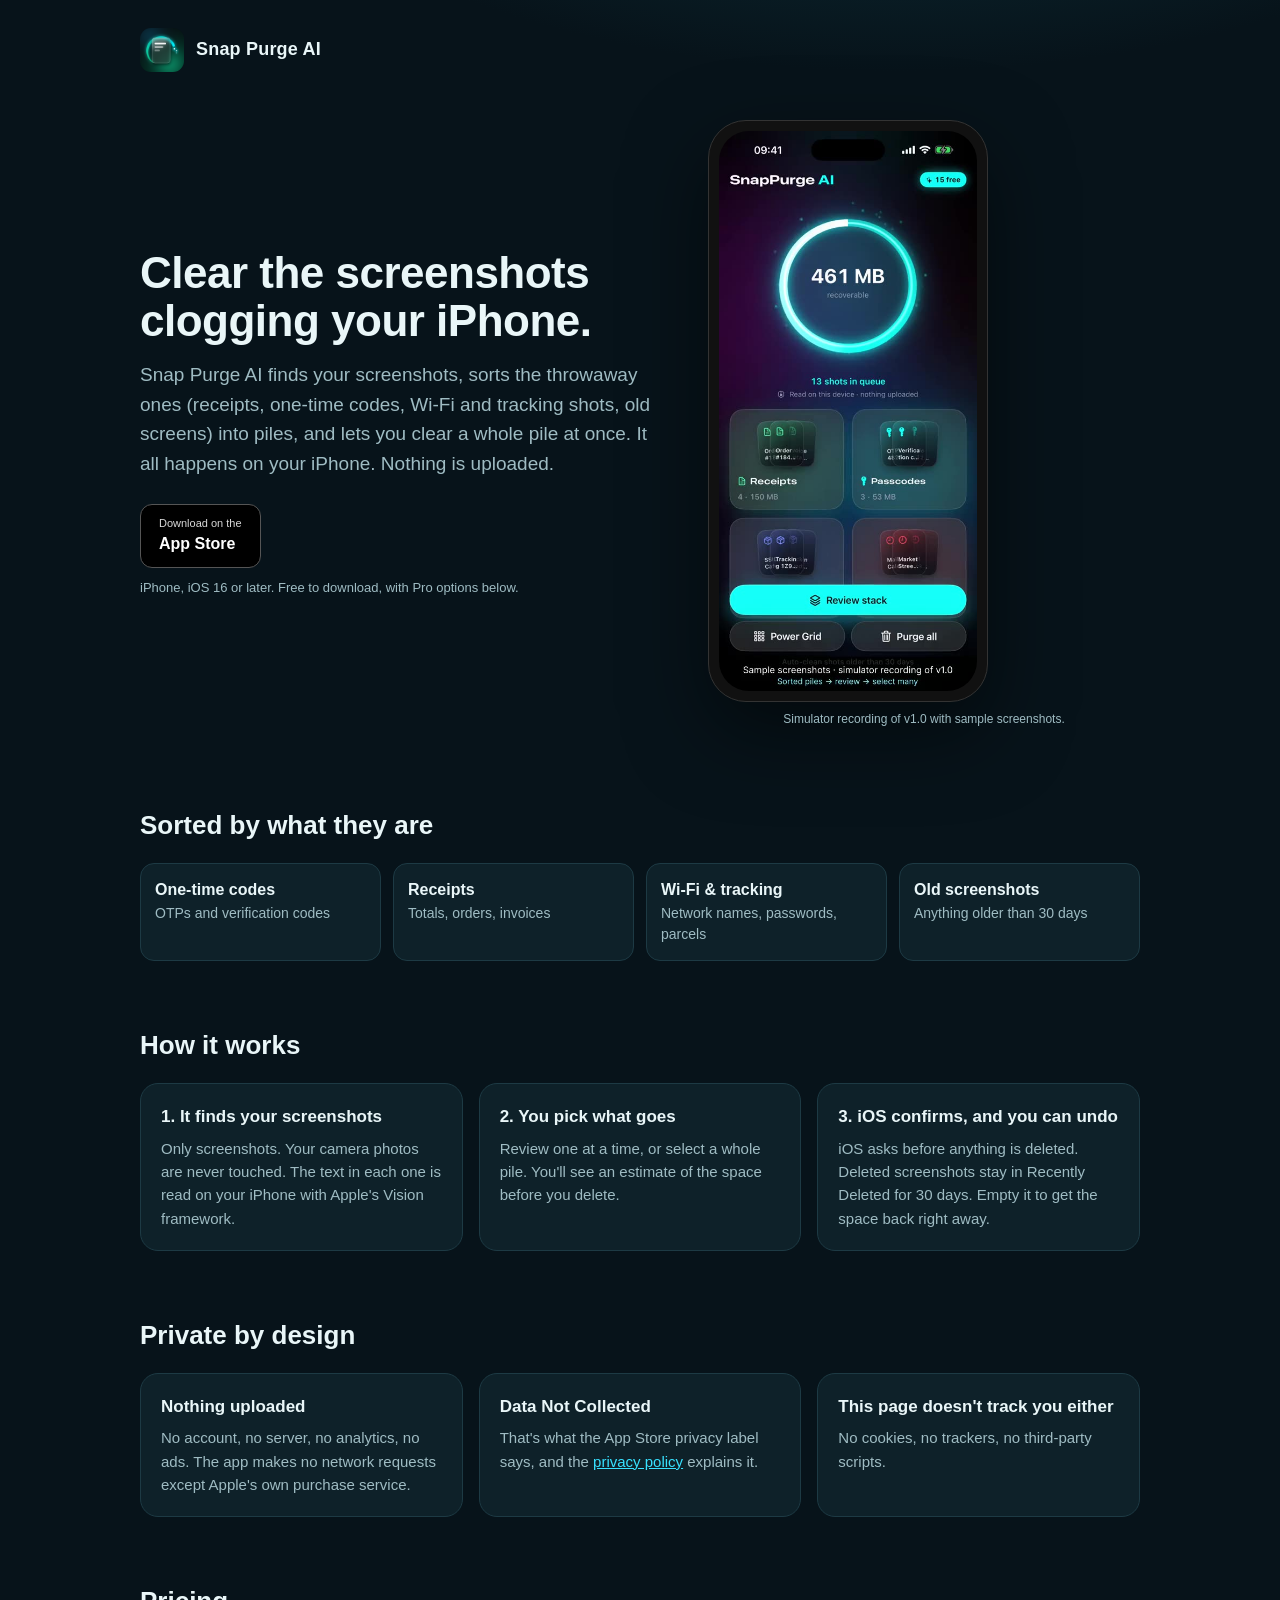
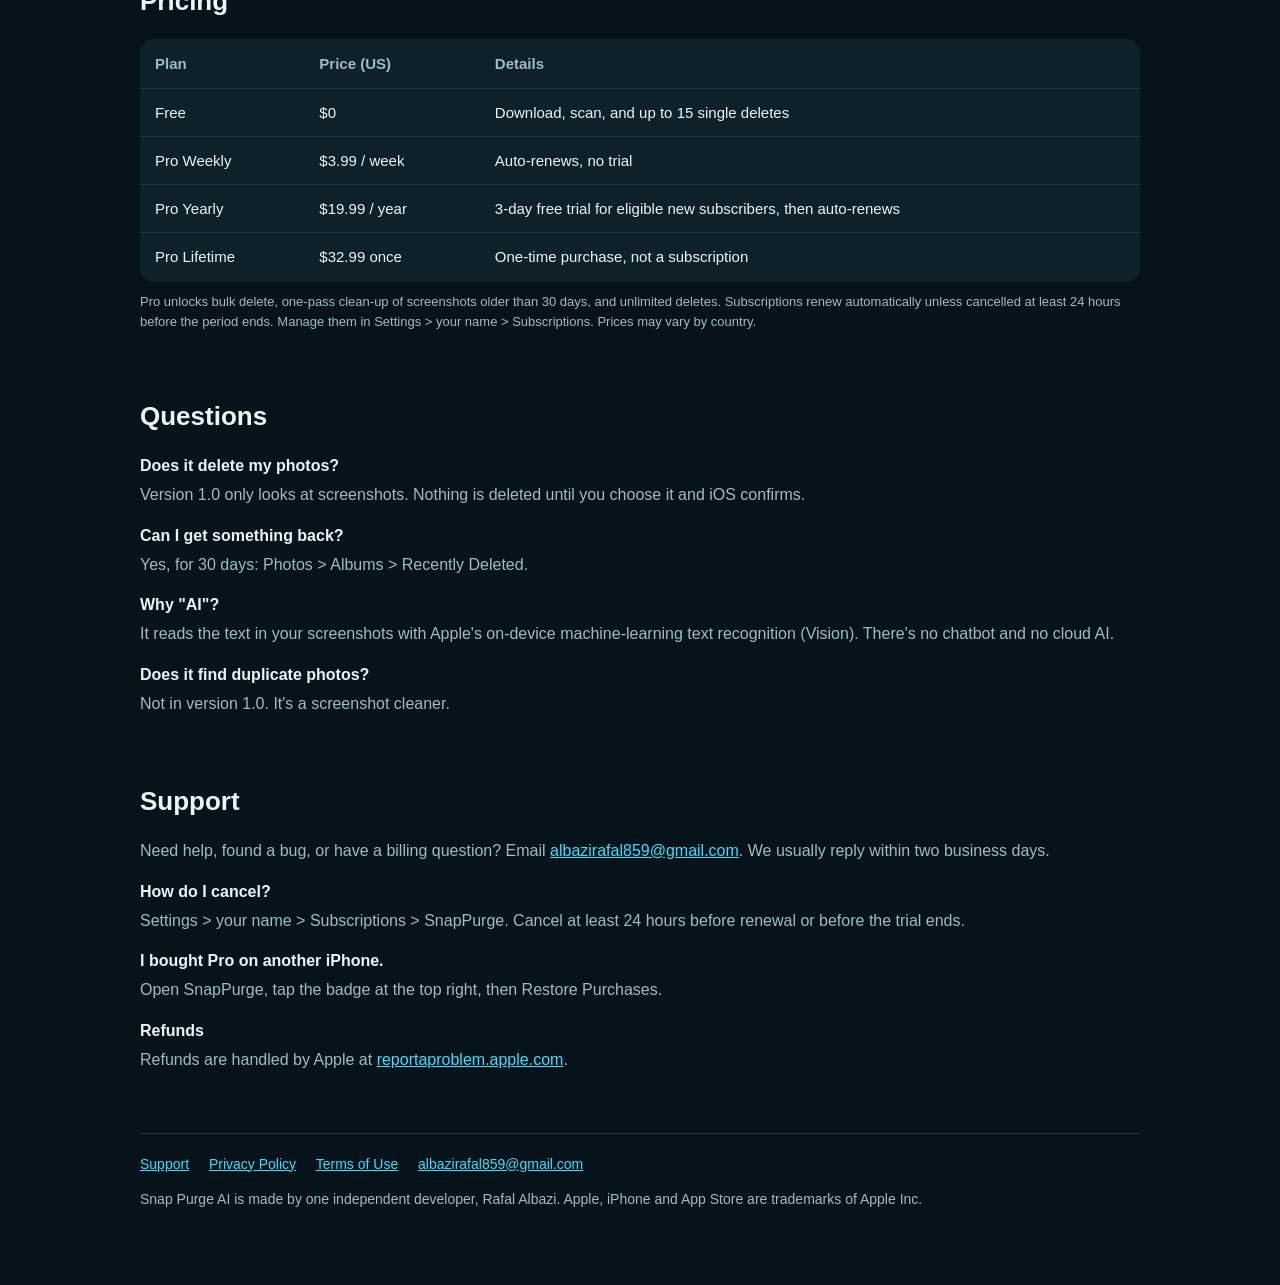
<file: snappurge/index.html>
<!doctype html>
<html lang="en">
<head>
<meta charset="utf-8">
<meta name="viewport" content="width=device-width, initial-scale=1">
<title>Snap Purge AI: Screenshot cleaner for iPhone</title>
<meta name="description" content="Snap Purge AI finds the screenshots clogging your iPhone, sorts receipts, one-time codes and Wi-Fi/tracking shots into piles, and lets you clear them in bulk. On-device. Nothing uploaded.">
<meta name="referrer" content="no-referrer">
<!-- No analytics, no trackers, no cookies, no external fonts or scripts. -->
<link rel="icon" href="icon.png">
<style>
  :root{--bg:#07131a;--card:#0e2129;--line:#1d3a44;--txt:#e9f6f8;--mut:#9fbcc3;--cy:#38e1ff;--em:#2fe0a4}
  *{box-sizing:border-box}
  body{margin:0;background:radial-gradient(1200px 600px at 70% -10%,#0f3a45 0%,var(--bg) 60%);color:var(--txt);
       font:16px/1.55 -apple-system,BlinkMacSystemFont,"SF Pro Text","Segoe UI",Roboto,Helvetica,Arial,sans-serif}
  a{color:var(--cy)}
  .wrap{max-width:1040px;margin:0 auto;padding:28px 20px 60px}
  header{display:flex;align-items:center;gap:12px}
  header img{width:44px;height:44px;border-radius:11px}
  header b{font-size:18px;letter-spacing:.2px}
  .hero{display:grid;grid-template-columns:1.1fr .9fr;gap:40px;align-items:center;margin-top:48px}
  h1{font-size:44px;line-height:1.08;margin:0 0 16px;letter-spacing:-.5px}
  .lead{font-size:19px;color:var(--mut);margin:0 0 26px}
  .badge{display:inline-flex;align-items:center;gap:10px;background:#000;color:#fff;text-decoration:none;
         border:1px solid #555;border-radius:12px;padding:10px 18px;font-weight:600}
  .badge small{display:block;font-size:11px;font-weight:400;opacity:.85}
  .note{font-size:13px;color:var(--mut);margin-top:10px}
  .phone{justify-self:center;width:280px;border-radius:38px;padding:10px;background:#111;border:1px solid #333;box-shadow:0 30px 80px rgba(0,0,0,.5)}
  .phone video{width:100%;border-radius:30px;display:block}
  .cap{font-size:12px;color:var(--mut);text-align:center;margin-top:8px}
  h2{font-size:26px;margin:64px 0 18px}
  .grid{display:grid;grid-template-columns:repeat(3,1fr);gap:16px}
  .card{background:var(--card);border:1px solid var(--line);border-radius:18px;padding:20px}
  .card h3{margin:0 0 6px;font-size:17px}
  .card p{margin:0;color:var(--mut);font-size:15px}
  ul.piles{list-style:none;padding:0;margin:0;display:grid;grid-template-columns:repeat(4,1fr);gap:12px}
  ul.piles li{background:var(--card);border:1px solid var(--line);border-radius:14px;padding:14px;font-weight:600}
  ul.piles li span{display:block;font-weight:400;color:var(--mut);font-size:14px}
  table{width:100%;border-collapse:collapse;background:var(--card);border:1px solid var(--line);border-radius:14px;overflow:hidden}
  td,th{padding:12px 14px;border-bottom:1px solid var(--line);text-align:left;font-size:15px}
  th{color:var(--mut);font-weight:600}
  .faq p{margin:4px 0 16px;color:var(--mut)}
  footer{margin-top:60px;padding-top:20px;border-top:1px solid var(--line);color:var(--mut);font-size:14px}
  footer a{margin-right:16px}
  @media(max-width:820px){.hero{grid-template-columns:1fr}.grid{grid-template-columns:1fr}ul.piles{grid-template-columns:1fr 1fr}h1{font-size:34px}}
</style>
</head>
<body>
<div class="wrap">
  <header><img src="icon.png" alt=""><b>Snap Purge AI</b></header>

  <section class="hero">
    <div>
      <h1>Clear the screenshots clogging your iPhone.</h1>
      <p class="lead">Snap Purge AI finds your screenshots, sorts the throwaway ones (receipts, one-time codes, Wi-Fi and tracking shots, old screens) into piles, and lets you clear a whole pile at once. It all happens on your iPhone. Nothing is uploaded.</p>
      <!-- App Store badge placeholder: swap in Apple's official "Download on the App Store" badge artwork (from Apple's marketing resources) once the app is live. -->
      <a class="badge" href="https://apps.apple.com/app/id6820181099" rel="noopener">
        <span><small>Download on the</small>App Store</span>
      </a>
      <p class="note">iPhone, iOS 16 or later. Free to download, with Pro options below.</p>
    </div>
    <div>
      <div class="phone">
        <video src="demo.mp4" poster="demo-poster.jpg" autoplay muted loop playsinline preload="metadata"
               aria-label="Screen recording: piles dashboard, one-card review, and selecting several screenshots"></video>
      </div>
      <p class="cap">Simulator recording of v1.0 with sample screenshots.</p>
    </div>
  </section>

  <h2>Sorted by what they are</h2>
  <ul class="piles">
    <li>One-time codes<span>OTPs and verification codes</span></li>
    <li>Receipts<span>Totals, orders, invoices</span></li>
    <li>Wi-Fi &amp; tracking<span>Network names, passwords, parcels</span></li>
    <li>Old screenshots<span>Anything older than 30 days</span></li>
  </ul>

  <h2>How it works</h2>
  <div class="grid">
    <div class="card"><h3>1. It finds your screenshots</h3><p>Only screenshots. Your camera photos are never touched. The text in each one is read on your iPhone with Apple's Vision framework.</p></div>
    <div class="card"><h3>2. You pick what goes</h3><p>Review one at a time, or select a whole pile. You'll see an estimate of the space before you delete.</p></div>
    <div class="card"><h3>3. iOS confirms, and you can undo</h3><p>iOS asks before anything is deleted. Deleted screenshots stay in Recently Deleted for 30 days. Empty it to get the space back right away.</p></div>
  </div>

  <h2>Private by design</h2>
  <div class="grid">
    <div class="card"><h3>Nothing uploaded</h3><p>No account, no server, no analytics, no ads. The app makes no network requests except Apple's own purchase service.</p></div>
    <div class="card"><h3>Data Not Collected</h3><p>That's what the App Store privacy label says, and the <a href="privacy.html">privacy policy</a> explains it.</p></div>
    <div class="card"><h3>This page doesn't track you either</h3><p>No cookies, no trackers, no third-party scripts.</p></div>
  </div>

  <h2>Pricing</h2>
  <table>
    <tr><th>Plan</th><th>Price (US)</th><th>Details</th></tr>
    <tr><td>Free</td><td>$0</td><td>Download, scan, and up to 15 single deletes</td></tr>
    <tr><td>Pro Weekly</td><td>$3.99 / week</td><td>Auto-renews, no trial</td></tr>
    <tr><td>Pro Yearly</td><td>$19.99 / year</td><td>3-day free trial for eligible new subscribers, then auto-renews</td></tr>
    <tr><td>Pro Lifetime</td><td>$32.99 once</td><td>One-time purchase, not a subscription</td></tr>
  </table>
  <p class="note">Pro unlocks bulk delete, one-pass clean-up of screenshots older than 30 days, and unlimited deletes. Subscriptions renew automatically unless cancelled at least 24 hours before the period ends. Manage them in Settings &gt; your name &gt; Subscriptions. Prices may vary by country.</p>

  <h2>Questions</h2>
  <div class="faq">
    <b>Does it delete my photos?</b><p>Version 1.0 only looks at screenshots. Nothing is deleted until you choose it and iOS confirms.</p>
    <b>Can I get something back?</b><p>Yes, for 30 days: Photos &gt; Albums &gt; Recently Deleted.</p>
    <b>Why "AI"?</b><p>It reads the text in your screenshots with Apple's on-device machine-learning text recognition (Vision). There's no chatbot and no cloud AI.</p>
    <b>Does it find duplicate photos?</b><p>Not in version 1.0. It's a screenshot cleaner.</p>
  </div>

  <h2 id="support">Support</h2>
  <div class="faq">
    <p>Need help, found a bug, or have a billing question? Email <a href="mailto:albazirafal859@gmail.com">albazirafal859@gmail.com</a>. We usually reply within two business days.</p>
    <b>How do I cancel?</b><p>Settings &gt; your name &gt; Subscriptions &gt; SnapPurge. Cancel at least 24 hours before renewal or before the trial ends.</p>
    <b>I bought Pro on another iPhone.</b><p>Open SnapPurge, tap the badge at the top right, then Restore Purchases.</p>
    <b>Refunds</b><p>Refunds are handled by Apple at <a href="https://reportaproblem.apple.com">reportaproblem.apple.com</a>.</p>
  </div>

  <footer>
    <a href="#support">Support</a>
    <a href="privacy.html">Privacy Policy</a>
    <a href="terms.html">Terms of Use</a>
    <a href="mailto:albazirafal859@gmail.com">albazirafal859@gmail.com</a>
    <p>Snap Purge AI is made by one independent developer, Rafal Albazi. Apple, iPhone and App Store are trademarks of Apple Inc.</p>
  </footer>
</div>
</body>
</html>
</file>
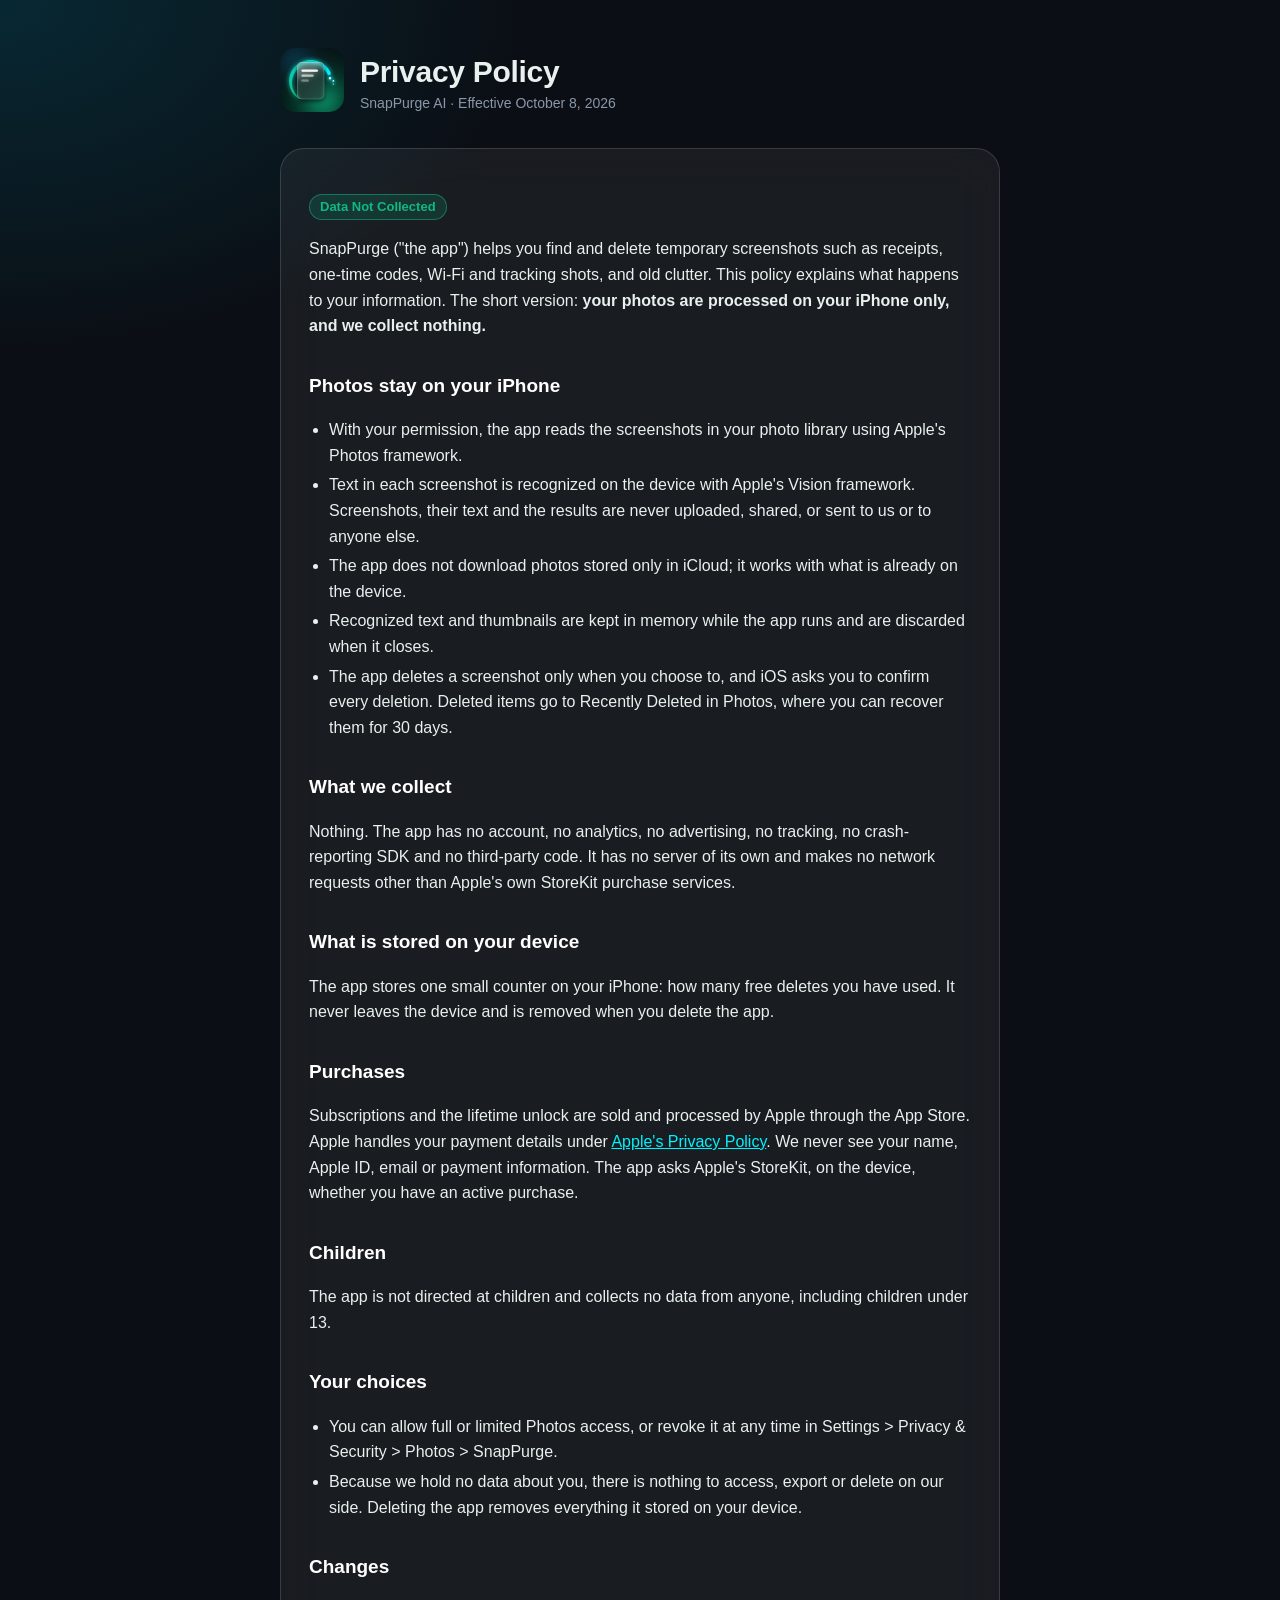
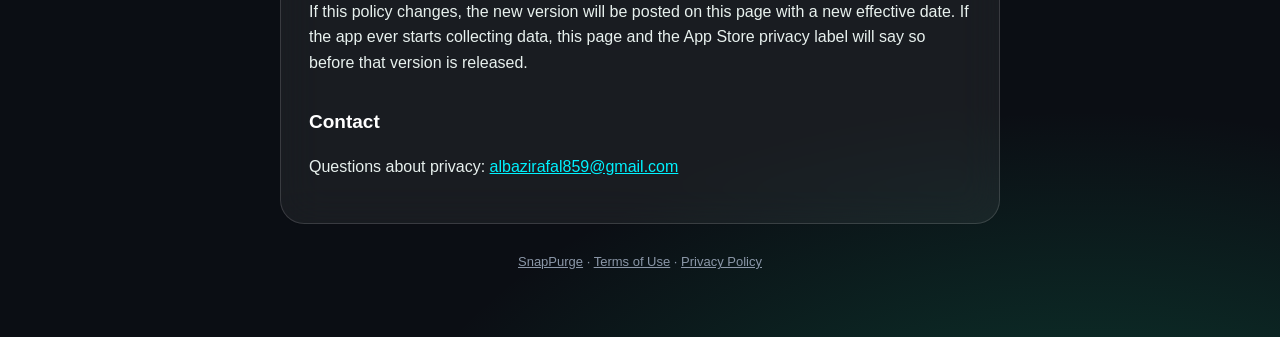
<file: snappurge/privacy.html>
<!doctype html>
<html lang="en">
<head>
<meta charset="utf-8">
<meta name="viewport" content="width=device-width,initial-scale=1">
<title>Privacy Policy · SnapPurge</title>
<meta name="description" content="SnapPurge reads your screenshots on your iPhone only. No data is collected.">
<link rel="stylesheet" href="style.css">
</head>
<body>
<main>
<header>
  <a href="./"><img src="icon.png" alt="SnapPurge icon"></a>
  <div><h1>Privacy Policy</h1><p class="sub">SnapPurge AI · Effective October 8, 2026</p></div>
</header>
<div class="card">
<p><span class="pill">Data Not Collected</span></p>
<p>SnapPurge ("the app") helps you find and delete temporary screenshots such as receipts, one-time codes, Wi-Fi and tracking shots, and old clutter. This policy explains what happens to your information. The short version: <strong>your photos are processed on your iPhone only, and we collect nothing.</strong></p>

<h2>Photos stay on your iPhone</h2>
<ul>
  <li>With your permission, the app reads the screenshots in your photo library using Apple's Photos framework.</li>
  <li>Text in each screenshot is recognized on the device with Apple's Vision framework. Screenshots, their text and the results are never uploaded, shared, or sent to us or to anyone else.</li>
  <li>The app does not download photos stored only in iCloud; it works with what is already on the device.</li>
  <li>Recognized text and thumbnails are kept in memory while the app runs and are discarded when it closes.</li>
  <li>The app deletes a screenshot only when you choose to, and iOS asks you to confirm every deletion. Deleted items go to Recently Deleted in Photos, where you can recover them for 30 days.</li>
</ul>

<h2>What we collect</h2>
<p>Nothing. The app has no account, no analytics, no advertising, no tracking, no crash-reporting SDK and no third-party code. It has no server of its own and makes no network requests other than Apple's own StoreKit purchase services.</p>

<h2>What is stored on your device</h2>
<p>The app stores one small counter on your iPhone: how many free deletes you have used. It never leaves the device and is removed when you delete the app.</p>

<h2>Purchases</h2>
<p>Subscriptions and the lifetime unlock are sold and processed by Apple through the App Store. Apple handles your payment details under <a href="https://www.apple.com/legal/privacy/">Apple's Privacy Policy</a>. We never see your name, Apple ID, email or payment information. The app asks Apple's StoreKit, on the device, whether you have an active purchase.</p>

<h2>Children</h2>
<p>The app is not directed at children and collects no data from anyone, including children under 13.</p>

<h2>Your choices</h2>
<ul>
  <li>You can allow full or limited Photos access, or revoke it at any time in Settings &gt; Privacy &amp; Security &gt; Photos &gt; SnapPurge.</li>
  <li>Because we hold no data about you, there is nothing to access, export or delete on our side. Deleting the app removes everything it stored on your device.</li>
</ul>

<h2>Changes</h2>
<p>If this policy changes, the new version will be posted on this page with a new effective date. If the app ever starts collecting data, this page and the App Store privacy label will say so before that version is released.</p>

<h2>Contact</h2>
<p>Questions about privacy: <a href="mailto:albazirafal859@gmail.com">albazirafal859@gmail.com</a></p>
</div>
<footer><a href="./">SnapPurge</a> · <a href="terms.html">Terms of Use</a> · <a href="privacy.html">Privacy Policy</a></footer>
</main>
</body>
</html>
</file>
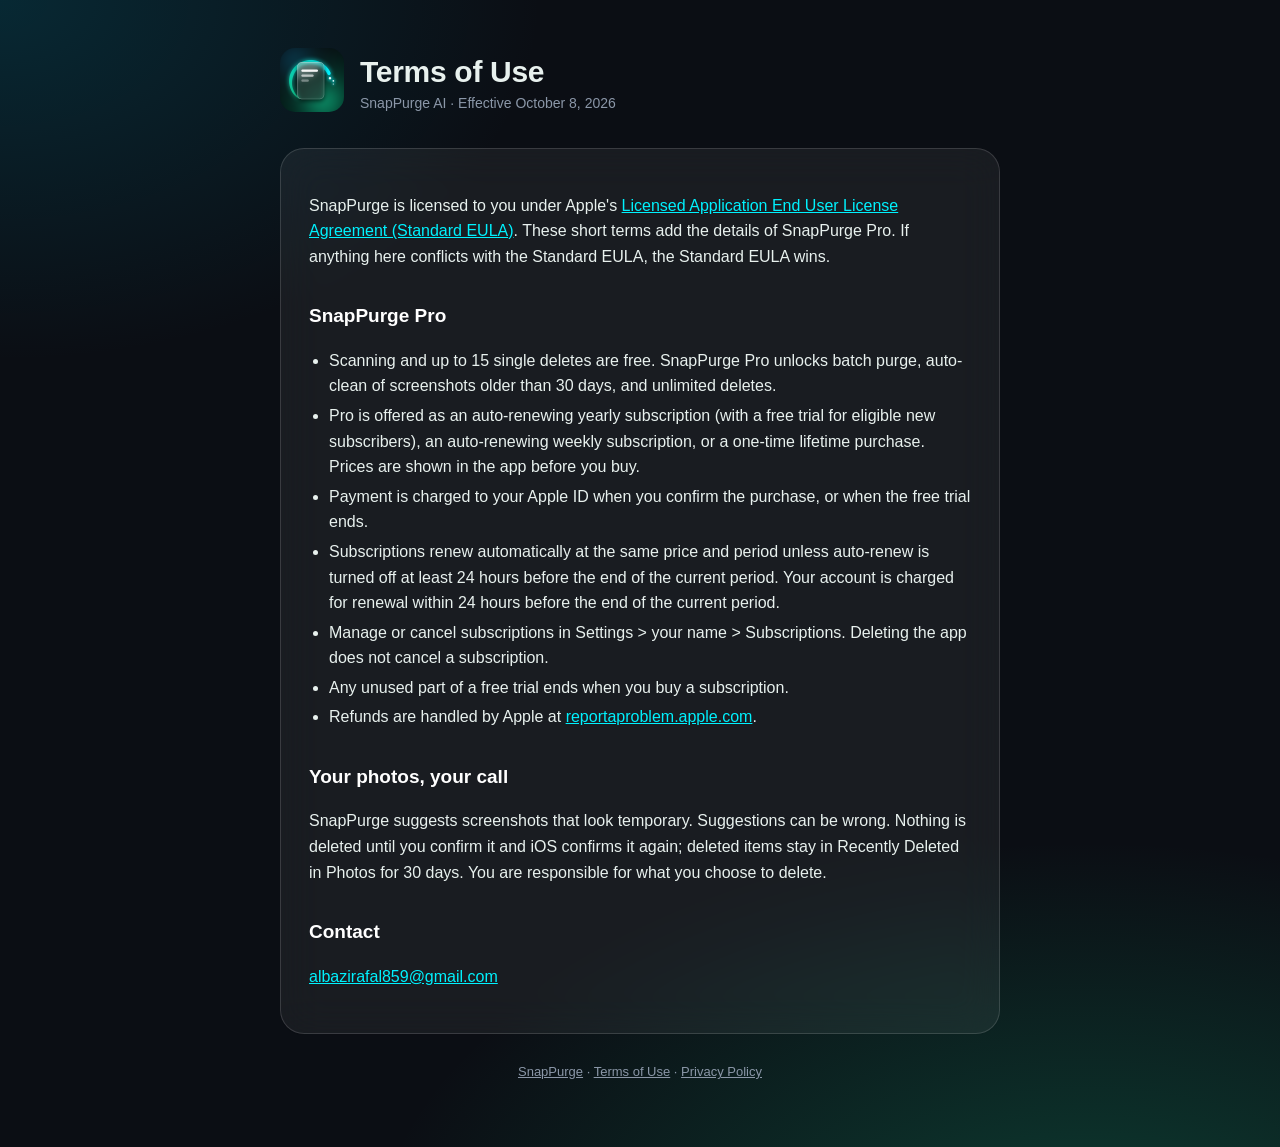
<file: snappurge/terms.html>
<!doctype html>
<html lang="en">
<head>
<meta charset="utf-8">
<meta name="viewport" content="width=device-width,initial-scale=1">
<title>Terms of Use · SnapPurge</title>
<link rel="stylesheet" href="style.css">
</head>
<body>
<main>
<header>
  <a href="./"><img src="icon.png" alt="SnapPurge icon"></a>
  <div><h1>Terms of Use</h1><p class="sub">SnapPurge AI · Effective October 8, 2026</p></div>
</header>
<div class="card">
<p>SnapPurge is licensed to you under Apple's <a href="https://www.apple.com/legal/internet-services/itunes/dev/stdeula/">Licensed Application End User License Agreement (Standard EULA)</a>. These short terms add the details of SnapPurge Pro. If anything here conflicts with the Standard EULA, the Standard EULA wins.</p>

<h2>SnapPurge Pro</h2>
<ul>
  <li>Scanning and up to 15 single deletes are free. SnapPurge Pro unlocks batch purge, auto-clean of screenshots older than 30 days, and unlimited deletes.</li>
  <li>Pro is offered as an auto-renewing yearly subscription (with a free trial for eligible new subscribers), an auto-renewing weekly subscription, or a one-time lifetime purchase. Prices are shown in the app before you buy.</li>
  <li>Payment is charged to your Apple ID when you confirm the purchase, or when the free trial ends.</li>
  <li>Subscriptions renew automatically at the same price and period unless auto-renew is turned off at least 24 hours before the end of the current period. Your account is charged for renewal within 24 hours before the end of the current period.</li>
  <li>Manage or cancel subscriptions in Settings &gt; your name &gt; Subscriptions. Deleting the app does not cancel a subscription.</li>
  <li>Any unused part of a free trial ends when you buy a subscription.</li>
  <li>Refunds are handled by Apple at <a href="https://reportaproblem.apple.com">reportaproblem.apple.com</a>.</li>
</ul>

<h2>Your photos, your call</h2>
<p>SnapPurge suggests screenshots that look temporary. Suggestions can be wrong. Nothing is deleted until you confirm it and iOS confirms it again; deleted items stay in Recently Deleted in Photos for 30 days. You are responsible for what you choose to delete.</p>

<h2>Contact</h2>
<p><a href="mailto:albazirafal859@gmail.com">albazirafal859@gmail.com</a></p>
</div>
<footer><a href="./">SnapPurge</a> · <a href="terms.html">Terms of Use</a> · <a href="privacy.html">Privacy Policy</a></footer>
</main>
</body>
</html>
</file>
<file: snappurge/style.css>
:root { --bg:#0b0e14; --card:rgba(255,255,255,.06); --line:rgba(255,255,255,.14); --text:#e8f1ee; --muted:#8b97a8; --emerald:#10b981; --cyan:#00f2fe; }
* { box-sizing:border-box; }
body { margin:0; font:16px/1.6 -apple-system,BlinkMacSystemFont,"SF Pro Text","Segoe UI",Roboto,sans-serif; color:var(--text);
  background:radial-gradient(1200px 700px at 85% 110%,rgba(16,185,129,.28),transparent 60%),radial-gradient(900px 600px at 0% 0%,rgba(0,90,110,.35),transparent 60%),var(--bg); min-height:100vh; }
main { max-width:760px; margin:0 auto; padding:48px 20px 64px; }
header { display:flex; align-items:center; gap:16px; margin-bottom:28px; }
header img { width:64px; height:64px; border-radius:15px; }
header a { color:inherit; text-decoration:none; }
h1 { font-size:30px; line-height:1.2; margin:0; letter-spacing:-.01em; }
h2 { font-size:19px; margin:32px 0 8px; color:#fff; }
.sub { color:var(--muted); margin:2px 0 0; font-size:14px; }
.card { background:var(--card); border:1px solid var(--line); border-radius:24px; padding:28px; backdrop-filter:blur(20px); -webkit-backdrop-filter:blur(20px); }
a { color:var(--cyan); }
.pill { display:inline-block; padding:2px 10px; border-radius:999px; background:rgba(16,185,129,.16); border:1px solid rgba(16,185,129,.5); color:var(--emerald); font-size:13px; font-weight:600; }
ul { padding-left:20px; }
li { margin:4px 0; }
footer { margin-top:28px; color:var(--muted); font-size:13px; text-align:center; }
footer a { color:var(--muted); }
</file>
